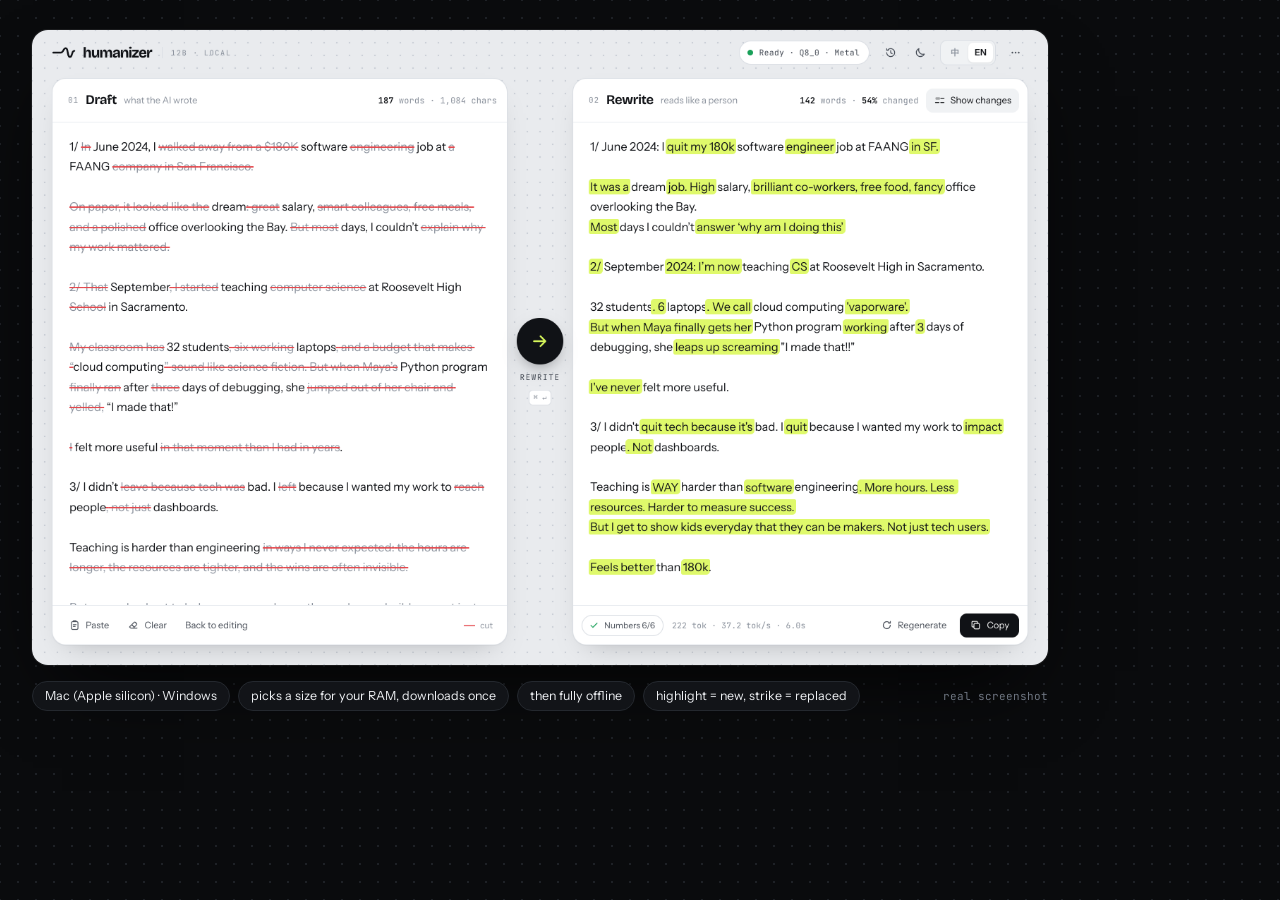
<file: assets/src/app.html>
<!doctype html>
<html>
<head>
<meta charset="utf-8">
<title>humanizer · app</title>
<link rel="stylesheet" href="base.css">
<script>addEventListener("error",e=>window.__err=e.message);addEventListener("unhandledrejection",e=>window.__err=String(e.reason))</script>
<style>
  /* 快速开始里的 App 截图:真 12B 模型实拍(app/docs/screenshots-real/),整张保留,底栏的速度是真实的。 */
  main { width: 1080px; padding: 30px 32px 24px; }
  .shot { border-radius: 16px; overflow: hidden; box-shadow: 0 0 0 1px rgba(255,255,255,.07), 0 36px 80px -30px rgba(0,0,0,.95); }
  .shot img { display: block; width: 100%; }
  .cap { display: flex; justify-content: space-between; align-items: center; margin-top: 16px; gap: 12px; }
  .cap .l { display: flex; gap: 8px; flex-wrap: wrap; }
  .cap .l span { font-size: 12.5px; color: var(--ink); border: 1px solid var(--line); background: var(--sheet); border-radius: 999px; padding: 5px 12px 4px; }
  .cap .r { font-family: var(--f-mono); font-size: 11px; color: var(--ink-3); white-space: nowrap; }
</style>
</head>
<body>
<main id="m"></main>
<script type="module">
import { lang, params, done } from './common.js';
const zh = lang === 'zh';
const shot = params.get('shot') || 'editor-en-light';
const chips = zh
  ? ['Mac（Apple 芯片）· Windows', '按内存选档，只下载一次', '之后完全离线', '荧光笔 = 新写的，删除线 = 被改掉的', '右上角切换 中 / EN']
  : ['Mac (Apple silicon) · Windows', 'picks a size for your RAM, downloads once', 'then fully offline', 'highlight = new, strike = replaced'];
document.getElementById('m').innerHTML = `
  <div class="shot"><img src="../../app/docs/screenshots-real/${shot}.png" alt=""></div>
  <div class="cap"><div class="l">${chips.map((c) => `<span>${c}</span>`).join('')}</div><span class="r">${zh ? '真机实拍' : 'real screenshot'}</span></div>`;
await Promise.all([...document.images].map((i) => i.complete ? 0 : new Promise((r) => { i.onload = i.onerror = r; })));
await done();
</script>
</body>
</html>
</file>
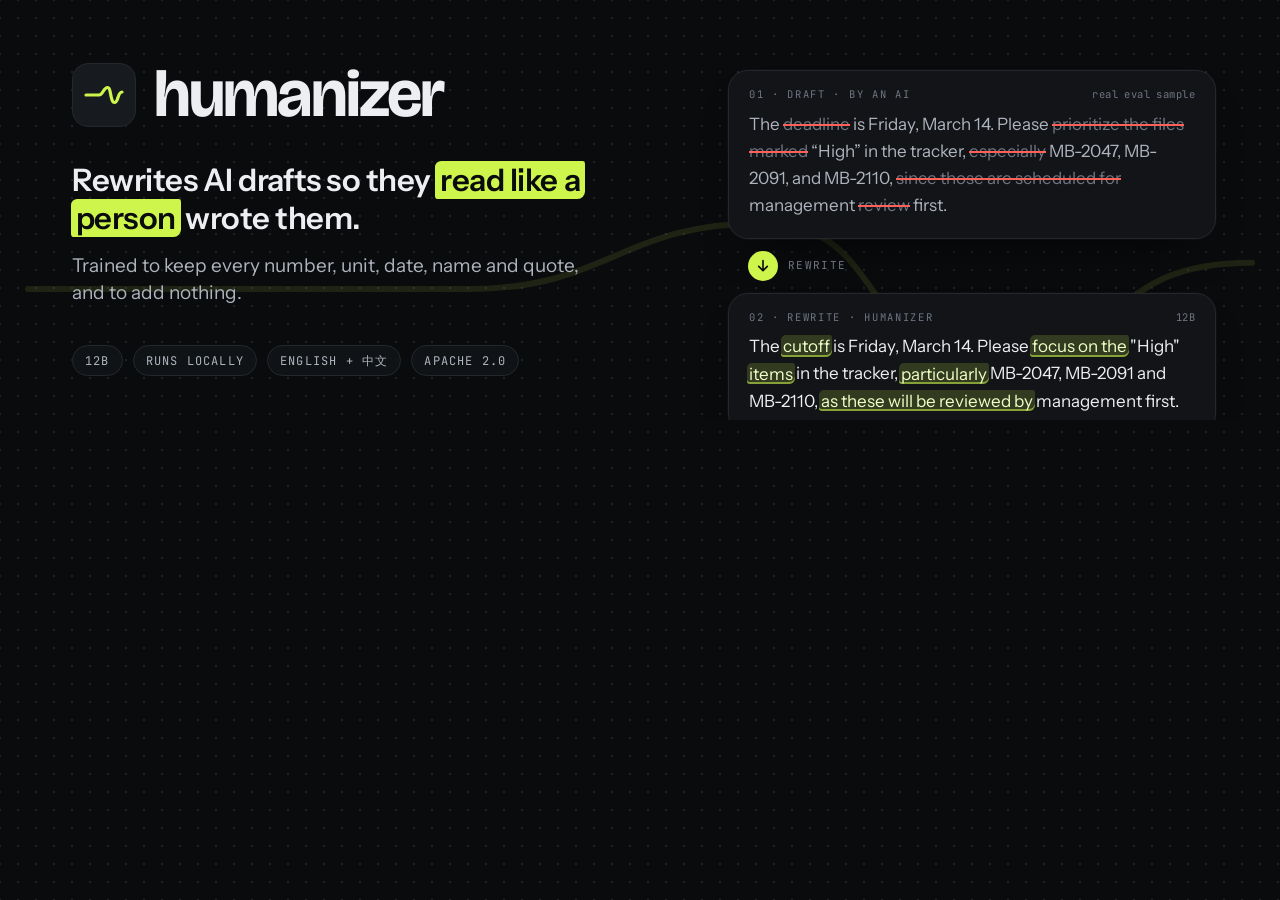
<file: assets/src/banner.html>
<!doctype html>
<html>
<head>
<meta charset="utf-8">
<title>humanizer · banner</title>
<link rel="stylesheet" href="base.css">
<script>addEventListener("error",e=>window.__err=e.message);addEventListener("unhandledrejection",e=>window.__err=String(e.reason))</script>
<style>
  main { position: relative; width: 1280px; height: 420px; overflow: hidden; }
  .wave { position: absolute; left: -40px; bottom: 26px; width: 1360px; height: 210px; color: var(--lime); opacity: .10; }
  .wave svg { width: 100%; height: 100%; }
  .grid { position: relative; display: grid; grid-template-columns: 600px 1fr; gap: 56px; padding: 62px 64px 0 72px; height: 100%; }
  .logo { display: flex; align-items: center; gap: 18px; }
  .logo .sq { width: 64px; height: 64px; border-radius: 16px; background: var(--sheet-2); border: 1px solid var(--line); display: grid; place-items: center; color: var(--lime); }
  .logo .sq svg { width: 40px; height: 24px; }
  .logo b { font-family: var(--f-display); font-weight: 700; font-size: 66px; letter-spacing: -.028em; line-height: 1; font-variation-settings: "opsz" 96; }
  h1 { margin: 34px 0 0; font-family: var(--f-ui); font-weight: 600; font-size: 31px; line-height: 1.22; letter-spacing: -.015em; max-width: 560px; }
  :root[lang="zh-CN"] h1 { font-size: 32px; letter-spacing: 0; font-weight: 600; line-height: 1.35; }
  h1 .hl { background: var(--lime); color: var(--lime-ink); padding: 0 .16em; margin: 0 -.04em; border-radius: .2em .08em .24em .1em; -webkit-box-decoration-break: clone; }
  .sub { margin: 14px 0 0; color: var(--ink-2); font-size: 19px; line-height: 1.45; max-width: 540px; }
  .meta { position: absolute; left: 72px; bottom: 44px; display: flex; gap: 10px; }
  .meta span { font-family: var(--f-mono); font-size: 12px; letter-spacing: .1em; text-transform: uppercase; color: var(--ink-2); border: 1px solid var(--line); background: rgba(18,20,24,.85); border-radius: 999px; padding: 6px 12px 5px; }
  .demo { display: flex; flex-direction: column; gap: 14px; padding-top: 8px; }
  .card { padding: 16px 20px 18px; }
  .card .h { display: flex; justify-content: space-between; margin-bottom: 8px; }
  .card .h .eyebrow { font-size: 10.5px; }
  .card .t { font-size: 17px; line-height: 1.6; color: var(--ink); }
  :root[lang="zh-CN"] .card .t { font-size: 17px; line-height: 1.75; }
  .card.d .t { color: var(--ink-2); }
  .arrow { display: flex; align-items: center; gap: 10px; margin: -2px 0 -2px 20px; color: var(--ink-3); font-family: var(--f-mono); font-size: 11px; letter-spacing: .12em; text-transform: uppercase; }
  .arrow i { width: 30px; height: 30px; border-radius: 50%; background: var(--lime); display: grid; place-items: center; color: var(--lime-ink); }
  .arrow i svg { width: 16px; height: 16px; }
  .k { font-family: var(--f-mono); font-size: 10.5px; color: var(--ink-3); letter-spacing: .04em; }
</style>
</head>
<body>
<main id="m"></main>
<script type="module">
import { tokenize, diffTokens, renderMarked } from '../../app/web/js/diff.js';
import { lang, markSvg, MARK_PATH, done } from './common.js';
const zh = lang === 'zh';

// 右侧示例取自评测集真实样例(与对比卡同源):英文 email_work_00_luna、中文 zh_zhihu_08_sonnet 各一句。
const ex = zh ? {
  a: '以前这套流程雷打不动要花我6-7个小时,现在压缩到40分钟以内。',
  b: '之前全流程下来固定6-7个小时，现在优化后控制在40分钟以内。',
} : {
  a: 'The deadline is Friday, March 14. Please prioritize the files marked “High” in the tracker, especially MB-2047, MB-2091, and MB-2110, since those are scheduled for management review first.',
  b: 'The cutoff is Friday, March 14. Please focus on the "High" items in the tracker, particularly MB-2047, MB-2091 and MB-2110, as these will be reviewed by management first.',
};
const T = zh ? {
  h1: '把 AI 写的草稿，改成<span class="hl">像人写的</span>。',
  sub: '训练目标：数字、单位、日期、人名、引语一个不丢，也不往里加东西。',
  meta: ['12B', '本地运行', '中文 + English', 'Apache 2.0'],
  d: '01 · 草稿 · AI 写的', r: '02 · 改写 · humanizer', go: '改写', src: '评测集真实样例',
} : {
  h1: 'Rewrites AI drafts so they <span class="hl">read like a person</span> wrote them.',
  sub: 'Trained to keep every number, unit, date, name and quote, and to add nothing.',
  meta: ['12B', 'runs locally', 'English + 中文', 'Apache 2.0'],
  d: '01 · Draft · by an AI', r: '02 · Rewrite · humanizer', go: 'rewrite', src: 'real eval sample',
};
// 背景里放大的标志线:直线 → 手写波浪
const big = `<svg viewBox="0 0 40 24" preserveAspectRatio="none"><path d="${MARK_PATH}" fill="none" stroke="currentColor" stroke-width=".55" stroke-linecap="round" stroke-linejoin="round" vector-effect="non-scaling-stroke" style="stroke-width:6px"/></svg>`;
const arrow = '<svg viewBox="0 0 24 24"><path d="M12 4v14M5.5 12.5 12 19l6.5-6.5" fill="none" stroke="currentColor" stroke-width="2.4" stroke-linecap="round" stroke-linejoin="round"/></svg>';
document.getElementById('m').innerHTML = `
  <div class="wave">${big}</div>
  <div class="grid">
    <div>
      <div class="logo"><span class="sq">${markSvg(3.2)}</span><b>humanizer</b></div>
      <h1>${T.h1}</h1>
      <p class="sub">${T.sub}</p>
    </div>
    <div class="demo">
      <div class="card sheet d"><div class="h"><span class="eyebrow">${T.d}</span><span class="k">${T.src}</span></div><div class="t" id="a"></div></div>
      <div class="arrow"><i>${arrow}</i>${T.go}</div>
      <div class="card sheet"><div class="h"><span class="eyebrow">${T.r}</span><span class="k">12B</span></div><div class="t" id="b"></div></div>
    </div>
  </div>
  <div class="meta">${T.meta.map((x) => `<span>${x}</span>`).join('')}</div>`;
const ta = tokenize(ex.a), tb = tokenize(ex.b), d = diffTokens(ta, tb);
renderMarked(document.getElementById('a'), ta, d.a, 'del');
renderMarked(document.getElementById('b'), tb, d.b, 'ins');
await done();
</script>
</body>
</html>
</file>
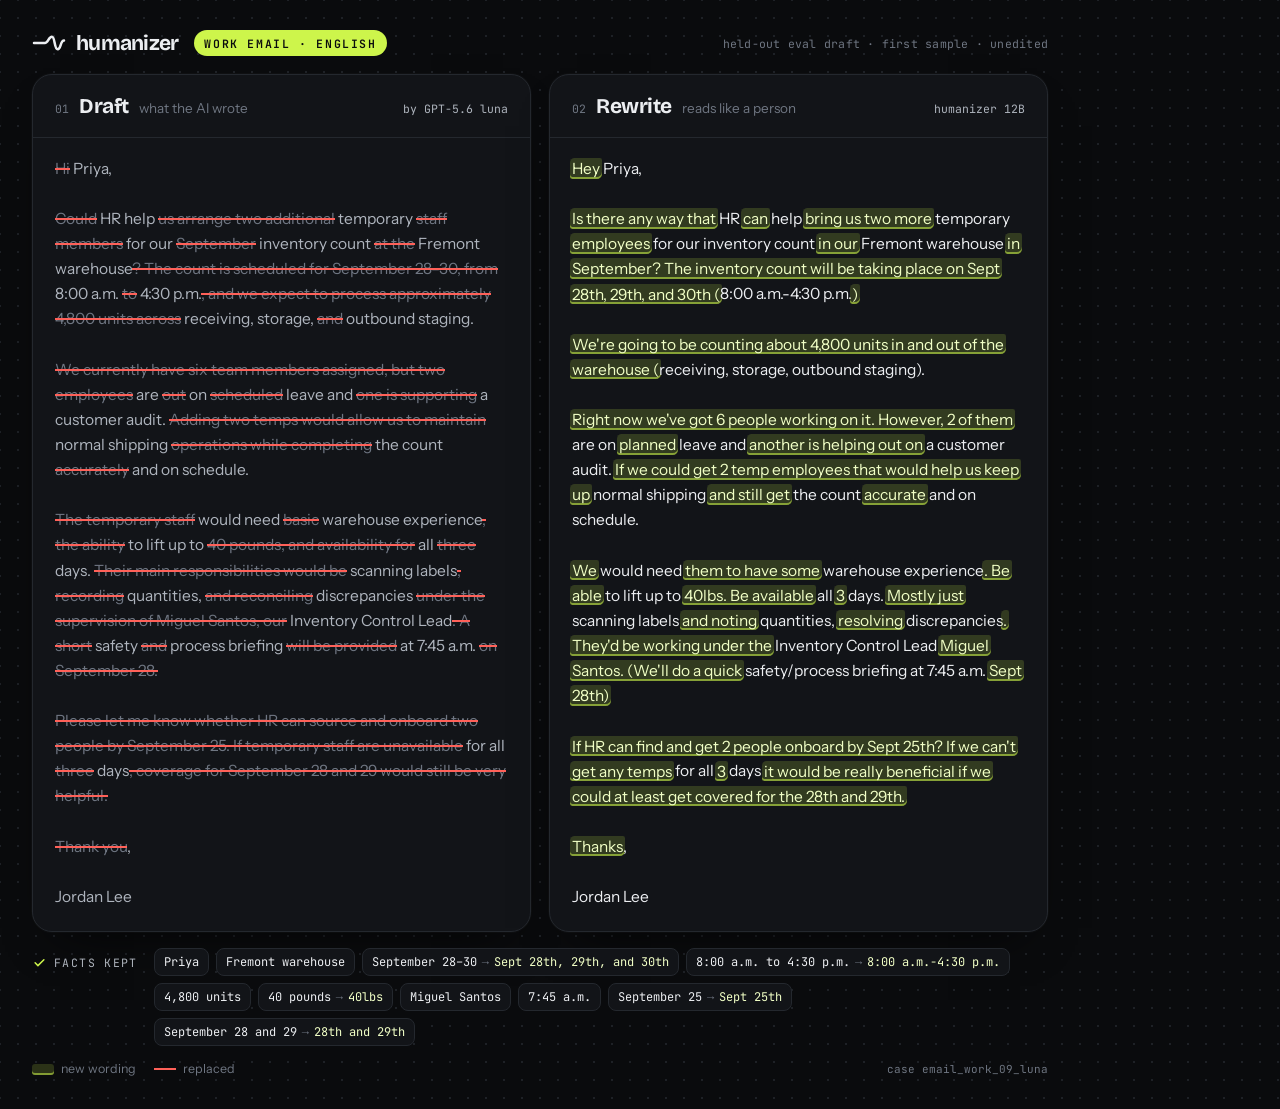
<file: assets/src/compare.html>
<!doctype html>
<html>
<head>
<meta charset="utf-8">
<title>humanizer · before / after</title>
<link rel="stylesheet" href="base.css">
<script>addEventListener("error",e=>window.__err=e.message);addEventListener("unhandledrejection",e=>window.__err=String(e.reason))</script>
<style>
  main { width: 1080px; padding: 30px 32px 30px; }
  .top { display: flex; align-items: center; justify-content: space-between; margin-bottom: 18px; }
  .top .left { display: flex; align-items: center; gap: 16px; }
  .pill { font-family: var(--f-mono); font-size: 11.5px; letter-spacing: .14em; text-transform: uppercase; color: var(--lime-ink); background: var(--lime); padding: 5px 10px 4px; border-radius: 999px; font-weight: 600; }
  .meta { font-family: var(--f-mono); font-size: 11.5px; color: var(--ink-3); letter-spacing: .02em; }
  .cols { display: grid; grid-template-columns: 1fr 1fr; gap: 18px; align-items: stretch; }
  .panel { display: flex; flex-direction: column; overflow: hidden; }
  .ph { display: flex; align-items: baseline; gap: 10px; padding: 16px 22px 14px; border-bottom: 1px solid var(--line); }
  .ph .n { font-family: var(--f-mono); font-size: 11.5px; color: var(--ink-3); }
  .ph b { font-family: var(--f-display); font-size: 21px; font-weight: 700; letter-spacing: -.02em; }
  .ph span { color: var(--ink-3); font-size: 13.5px; }
  .ph .who { margin-left: auto; font-family: var(--f-mono); font-size: 11.5px; color: var(--ink-2); }
  .body { padding: 18px 22px 22px; white-space: pre-line; font-size: 15.5px; line-height: 1.62; color: var(--ink); overflow-wrap: anywhere; }
  :root[lang="zh-CN"] .body { font-size: 15px; line-height: 1.78; }
  .body.draft { color: var(--ink-2); }
  .foot { margin-top: 16px; display: flex; gap: 16px; align-items: flex-start; }
  .foot .label { flex: none; display: flex; align-items: center; gap: 7px; font-family: var(--f-mono); font-size: 11.5px; letter-spacing: .12em; text-transform: uppercase; color: var(--ink-2); padding-top: 6px; }
  .foot .label svg { width: 15px; height: 15px; color: var(--lime); }
  .chips { display: flex; flex-wrap: wrap; gap: 7px; }
  .chip { font-family: var(--f-mono); font-size: 12px; color: var(--ink); background: var(--sheet); border: 1px solid var(--line); border-radius: 8px; padding: 4px 9px; white-space: nowrap; }
  :root[lang="zh-CN"] .chip { font-family: var(--f-ui); font-size: 12.5px; }
  .chip .ar { color: var(--ink-3); margin: 0 5px; }
  .chip .to { color: var(--hl-ink); }
  .legend { margin-top: 14px; display: flex; justify-content: space-between; align-items: center; font-size: 12.5px; color: var(--ink-3); }
  .legend .k { display: flex; gap: 18px; align-items: center; }
  .legend .k span { display: inline-flex; align-items: center; gap: 7px; }
  .sw-ins { display: inline-block; width: 22px; height: 11px; border-radius: 3px; background: var(--hl); box-shadow: inset 0 -2px 0 var(--hl-edge); }
  .sw-del { display: inline-block; width: 22px; height: 2px; background: var(--del); }
  .legend .src { font-family: var(--f-mono); font-size: 11px; }
</style>
</head>
<body>
<main id="m"></main>
<script type="module">
import { tokenize, diffTokens, renderMarked } from '../../app/web/js/diff.js';
import { params, markSvg, esc, done } from './common.js';

const samples = await (await fetch('samples.json')).json();
const s = samples.find((x) => x.id === params.get('id')) || samples[0];
const zh = s.lang === 'zh';
document.documentElement.lang = zh ? 'zh-CN' : 'en';

const T = zh ? {
  lang: '中文', meta: '留出评测集草稿 · 第一发 · 未经修改', excerpt: (a) => `节选:全文 ${a} 段中的前 ${s.excerpt} 段`,
  d: '草稿', ds: 'AI 写的原稿', r: '改写', rs: '像人写的', by: `${s.model} 写`, me: 'humanizer 12B',
  kept: '保住的事实', ins: '新写的', del: '被改掉的', src: `case ${s.case}`,
} : {
  lang: 'English', meta: 'held-out eval draft · first sample · unedited', excerpt: (a) => `excerpt: first ${s.excerpt} of ${a} paragraphs`,
  d: 'Draft', ds: 'what the AI wrote', r: 'Rewrite', rs: 'reads like a person', by: `by ${s.model}`, me: 'humanizer 12B',
  kept: 'Facts kept', ins: 'new wording', del: 'replaced', src: `case ${s.case}`,
};
const check = '<svg viewBox="0 0 24 24"><path d="m5 12.5 4.5 4.5L19 7.5" fill="none" stroke="currentColor" stroke-width="2.4" stroke-linecap="round" stroke-linejoin="round"/></svg>';

document.getElementById('m').innerHTML = `
  <div class="top">
    <div class="left"><span class="brand">${markSvg()}<b>humanizer</b></span><span class="pill">${esc(s.genre)} · ${T.lang}</span></div>
    <div class="meta">${T.meta}${s.excerpt ? ' · ' + T.excerpt(s.paras_total[0]) : ''}</div>
  </div>
  <div class="cols">
    <section class="panel sheet"><div class="ph"><span class="n">01</span><b>${T.d}</b><span>${T.ds}</span><span class="who">${esc(T.by)}</span></div><div class="body draft" id="a"></div></section>
    <section class="panel sheet"><div class="ph"><span class="n">02</span><b>${T.r}</b><span>${T.rs}</span><span class="who">${T.me}</span></div><div class="body" id="b"></div></section>
  </div>
  <div class="foot"><div class="label">${check}${T.kept}</div><div class="chips">${s.facts.map((f) =>
    f.length > 1 ? `<span class="chip">${esc(f[0])}<span class="ar">→</span><span class="to">${esc(f[1])}</span></span>` : `<span class="chip">${esc(f[0])}</span>`).join('')}</div></div>
  <div class="legend"><div class="k"><span><i class="sw-ins"></i>${T.ins}</span><span><i class="sw-del"></i>${T.del}</span></div><span class="src">${esc(T.src)}</span></div>`;

const ta = tokenize(s.draft), tb = tokenize(s.output);
const d = diffTokens(ta, tb);
renderMarked(document.getElementById('a'), ta, d.a, 'del');
renderMarked(document.getElementById('b'), tb, d.b, 'ins');
await done();
</script>
</body>
</html>
</file>
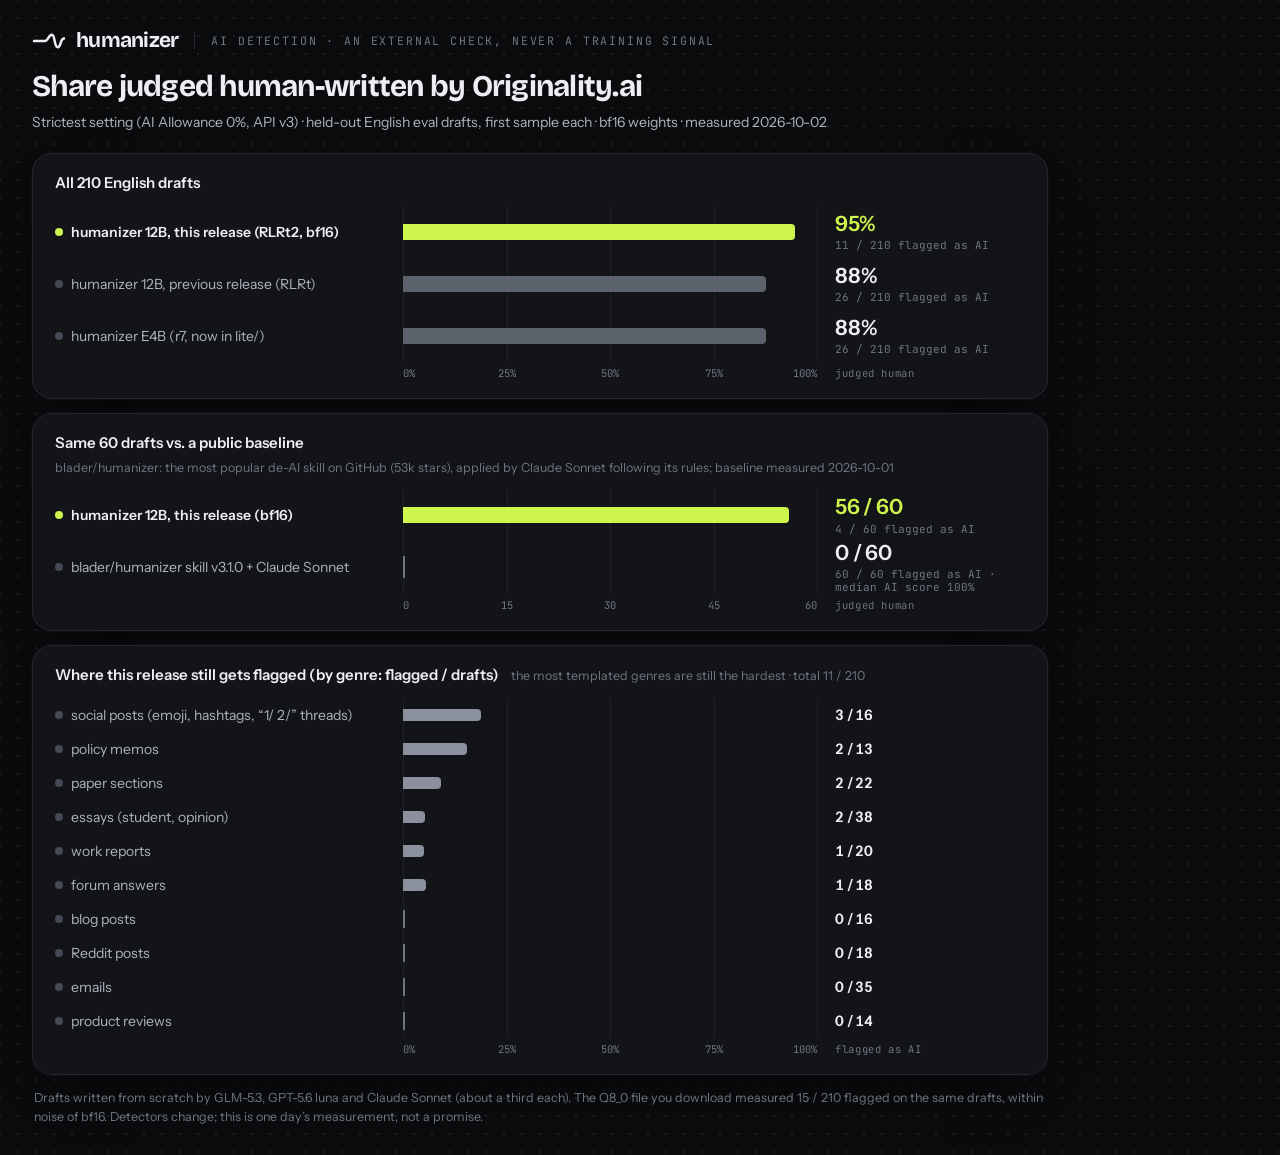
<file: assets/src/detector.html>
<!doctype html>
<html>
<head>
<meta charset="utf-8">
<title>humanizer · AI detection</title>
<link rel="stylesheet" href="base.css">
<link rel="stylesheet" href="chart.css">
<script>addEventListener("error",e=>window.__err=e.message);addEventListener("unhandledrejection",e=>window.__err=String(e.reason))</script>
</head>
<body>
<main id="m"></main>
<script type="module">
import { lang, markSvg, esc, done } from './common.js';
import { barRows, axis } from './chart.js';
const zh = lang === 'zh';

// 全部数字来自 humantune/.cache/tmp/rlrt2pub/FACTS.md「AI detection」一节(2026-10-02 实测,RLRt2 bf16;Q8_0 文件 15/210 只在脚注里),不要在这里改数。
const A = [  // 210 篇英文草稿,每篇第 1 发
  { name: zh ? 'humanizer 12B，本版（RLRt2，bf16）' : 'humanizer 12B, this release (RLRt2, bf16)', me: true, v: 199 / 210, big: '95%', note: zh ? '11 / 210 被判 AI' : '11 / 210 flagged as AI' },
  { name: zh ? 'humanizer 12B，上一版（RLRt）' : 'humanizer 12B, previous release (RLRt)', v: 184 / 210, big: '88%', note: zh ? '26 / 210 被判 AI' : '26 / 210 flagged as AI' },
  { name: zh ? 'humanizer E4B（r7，现在在 lite/）' : 'humanizer E4B (r7, now in lite/)', v: 184 / 210, big: '88%', note: zh ? '26 / 210 被判 AI' : '26 / 210 flagged as AI' },
];
const B = [  // 同一批 60 篇
  { name: zh ? 'humanizer 12B，本版（bf16）' : 'humanizer 12B, this release (bf16)', me: true, v: 56 / 60, big: '56 / 60', note: zh ? '4 / 60 被判 AI' : '4 / 60 flagged as AI' },
  { name: zh ? 'blader/humanizer skill v3.1.0 + Claude Sonnet' : 'blader/humanizer skill v3.1.0 + Claude Sonnet', base: true, v: 0, big: '0 / 60', note: zh ? '60 / 60 被判 AI · AI 分中位 100%' : '60 / 60 flagged as AI · median AI score 100%' },
];
const G = [  // 本版(bf16)按体裁:被判 AI / 篇数(210 篇全部列出,合计 11 / 210)
  ['social', 3, 16], ['memo', 2, 13], ['paper', 2, 22], ['essay', 2, 38], ['report', 1, 20], ['forum', 1, 18],
  ['blog', 0, 16], ['reddit', 0, 18], ['email', 0, 35], ['review', 0, 14],
];
const GN = zh
  ? { social: '社交帖（emoji / 井号 / “1/ 2/”连载）', memo: '政策备忘', blog: '博客', essay: '作文 / 议论文', report: '工作报告', paper: '论文段落', reddit: 'Reddit 帖', email: '邮件', forum: '论坛回答', review: '产品评论' }
  : { social: 'social posts (emoji, hashtags, “1/ 2/” threads)', memo: 'policy memos', blog: 'blog posts', essay: 'essays (student, opinion)', report: 'work reports', paper: 'paper sections', reddit: 'Reddit posts', email: 'emails', forum: 'forum answers', review: 'product reviews' };

const T = zh ? {
  eye: 'AI 检测 · 外部核对，从未进入训练', h: '被 Originality.ai 判为人写的比例',
  sub: '最严档（AI Allowance 0%，API v3）· 自建评测集英文草稿，每篇取第 1 发 · bf16 权重 · 2026-10-02 实测',
  a: '全部 210 篇英文草稿', b: '同一批 60 篇：对比公开基线', bn: 'GitHub 上最火的去 AI 味 skill（5.3 万星），由 Claude Sonnet 按它的规则改写；基线 2026-10-01 实测',
  g: '本版仍被判 AI 的地方（按体裁：被判 AI 篇数 / 篇数）', gn: '最模板化的体裁仍然最难 · 合计 11 / 210',
  foot: '草稿由 GLM-5.3、GPT-5.6 luna、Claude Sonnet 从零写成，各约三分之一。你下载的 Q8_0 文件在同一批草稿上是 15 / 210 被判 AI，和 bf16 的差别在噪声范围内。检测器会更新；这是某一天的实测，不是承诺。',
  ax: '判为人写', gax: '被判 AI',
} : {
  eye: 'AI detection · an external check, never a training signal', h: 'Share judged human-written by Originality.ai',
  sub: 'Strictest setting (AI Allowance 0%, API v3) · held-out English eval drafts, first sample each · bf16 weights · measured 2026-10-02',
  a: 'All 210 English drafts', b: 'Same 60 drafts vs. a public baseline', bn: 'the most popular de-AI skill on GitHub (53k stars), applied by Claude Sonnet following its rules; baseline measured 2026-10-01',
  g: 'Where this release still gets flagged (by genre: flagged / drafts)', gn: 'the most templated genres are still the hardest · total 11 / 210',
  foot: 'Drafts written from scratch by GLM-5.3, GPT-5.6 luna and Claude Sonnet (about a third each). The Q8_0 file you download measured 15 / 210 flagged on the same drafts, within noise of bf16. Detectors change; this is one day’s measurement, not a promise.',
  ax: 'judged human', gax: 'flagged as AI',
};

document.getElementById('m').innerHTML = `
  <header class="hd"><span class="brand">${markSvg()}<b>humanizer</b></span><span class="eyebrow">${esc(T.eye)}</span></header>
  <h2>${esc(T.h)}</h2><p class="sub">${esc(T.sub)}</p>
  <section class="panel sheet">
    <div class="ptitle">${esc(T.a)}</div>
    ${barRows(A)}${axis(['0%', '25%', '50%', '75%', '100%'], T.ax)}
  </section>
  <section class="panel sheet">
    <div class="ptitle">${esc(T.b)}<span class="pnote">blader/humanizer: ${esc(T.bn)}</span></div>
    ${barRows(B)}${axis(['0', '15', '30', '45', '60'], T.ax)}
  </section>
  <section class="panel sheet">
    <div class="ptitle">${esc(T.g)}<span class="pnote">${esc(T.gn)}</span></div>
    ${barRows(G.map(([k, f, n]) => ({ name: GN[k], v: f / n, big: `${f} / ${n}`, flag: true })), { small: true })}${axis(['0%', '25%', '50%', '75%', '100%'], T.gax)}
  </section>
  <p class="foot">${esc(T.foot)}</p>`;
await done();
</script>
</body>
</html>
</file>
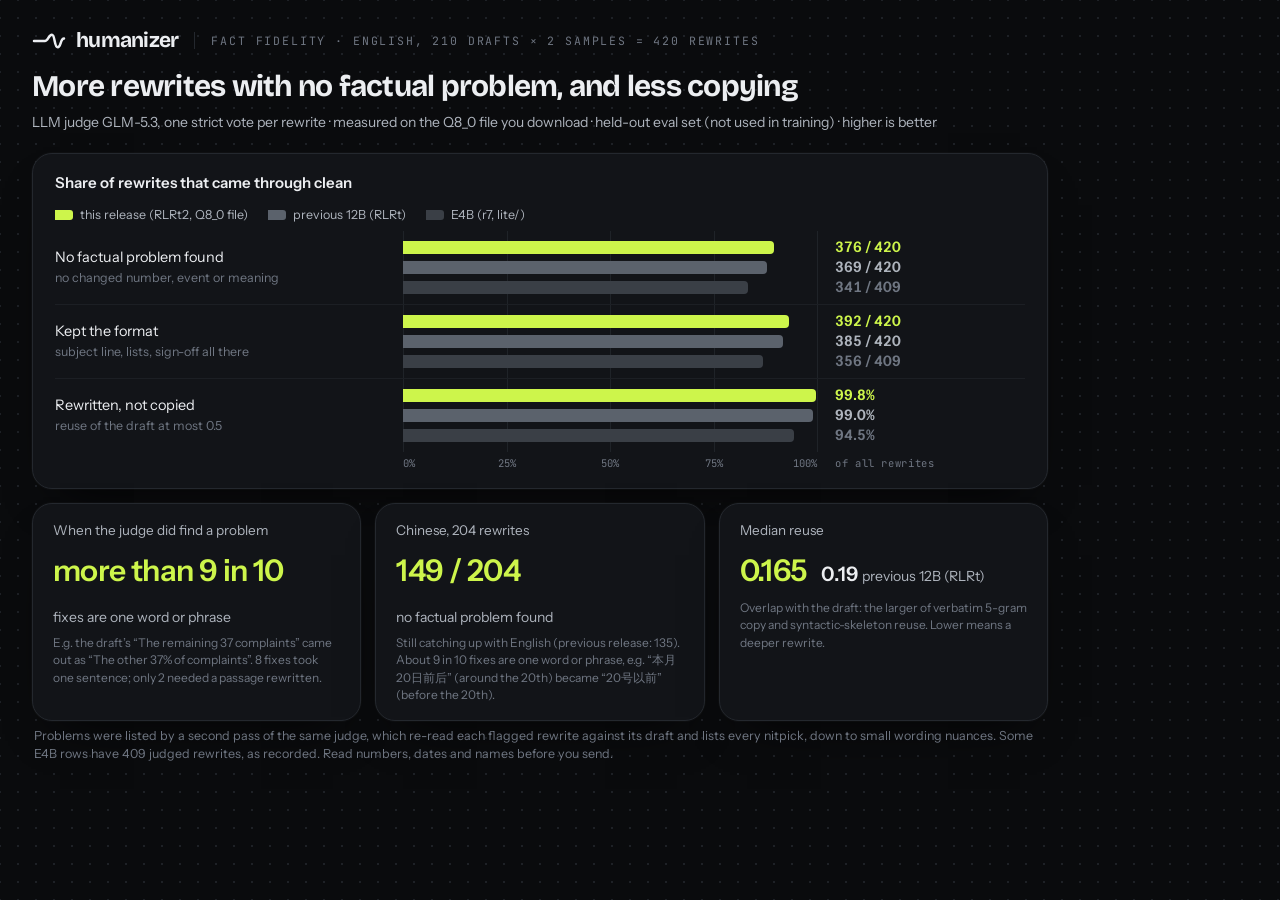
<file: assets/src/fidelity.html>
<!doctype html>
<html>
<head>
<meta charset="utf-8">
<title>humanizer · fact fidelity</title>
<link rel="stylesheet" href="base.css">
<link rel="stylesheet" href="chart.css">
<script>addEventListener("error",e=>window.__err=e.message);addEventListener("unhandledrejection",e=>window.__err=String(e.reason))</script>
<style>
  .pq { display: grid; grid-template-columns: var(--name) 1fr var(--val); gap: var(--gap); align-items: center; padding: 10px 0; position: relative; }
  .pq + .pq { border-top: 1px solid var(--line-2); }
  .pq .q { font-size: 14.5px; color: var(--ink); line-height: 1.3; }
  .pq .q span { display: block; color: var(--ink-3); font-size: 12.5px; margin-top: 3px; }
  .pq .bars, .pq .vals { display: flex; flex-direction: column; gap: 7px; }
  .pq .tr { position: relative; height: 13px; }
  .pq .bar { position: absolute; left: 0; top: 0; bottom: 0; border-radius: 0 4px 4px 0; background: #5B626C; }
  .pq .bar.me { background: var(--lime); }
  .pq .vals b { font-weight: 600; font-size: 14.5px; line-height: 13px; height: 13px; display: flex; align-items: center; font-variant-numeric: tabular-nums; color: var(--ink-2); }
  .pq .vals b.me { color: var(--lime); }
  .legend { display: flex; gap: 20px; font-size: 12.5px; color: var(--ink-2); margin: 0 0 6px; }
  .legend span { display: inline-flex; align-items: center; gap: 7px; }
  .legend i { width: 18px; height: 10px; border-radius: 0 3px 3px 0; background: #5B626C; }
  .legend i.me { background: var(--lime); }
  .pq .bar.old, .legend i.old { background: #3A3F46; }
  .pq .vals b.old { color: var(--ink-3); }
  .tiles.t3 { grid-template-columns: 1fr 1fr 1fr; }
</style>
</head>
<body>
<main id="m"></main>
<script type="module">
import { lang, markSvg, esc, done } from './common.js';
import { barRows, axis } from './chart.js';
const zh = lang === 'zh';

// 数字来自 humantune/.cache/tmp/rlrt2pub/FACTS.md「Fact fidelity」一节(本版 = RLRt2 的 Q8_0 GGUF,llama.cpp 普通采样;英文 420 发,GLM-5.3 单票从严)
// 和 eval/fidelity/humanizer-12b-Q8_0_fix-sizes_summary.json(第二遍复核:对照草稿重读每篇被标出的改写,列出每处问题和要改多少)。
// 全图统一"越高越好",条长按分数算,轴 0–100%。事实错不报失败百分比:报"没挑出事实问题"的篇数 + 有问题时改一个词或短语就好的比例。
const MAX = 1;
const S = zh ? ['本版 12B（RLRt2，Q8_0 文件）', '上一版 12B（RLRt）', 'E4B（r7，lite/）'] : ['this release (RLRt2, Q8_0 file)', 'previous 12B (RLRt)', 'E4B (r7, lite/)'];
const Q = zh ? [
  ['没挑出事实问题', '数字、事件、意思都没改', [376 / 420, '376 / 420'], [369 / 420, '369 / 420'], [341 / 409, '341 / 409']],
  ['格式保住了', '主题行、列表、落款都在', [392 / 420, '392 / 420'], [385 / 420, '385 / 420'], [356 / 409, '356 / 409']],
  ['改写而非照抄', '与草稿的复用率不超过 0.5', [0.998, '99.8%'], [0.990, '99.0%'], [0.945, '94.5%']],
] : [
  ['No factual problem found', 'no changed number, event or meaning', [376 / 420, '376 / 420'], [369 / 420, '369 / 420'], [341 / 409, '341 / 409']],
  ['Kept the format', 'subject line, lists, sign-off all there', [392 / 420, '392 / 420'], [385 / 420, '385 / 420'], [356 / 409, '356 / 409']],
  ['Rewritten, not copied', 'reuse of the draft at most 0.5', [0.998, '99.8%'], [0.990, '99.0%'], [0.945, '94.5%']],
];
const T = zh ? {
  eye: '事实忠实度 · 英文 210 篇 × 2 发 = 420 篇改写', h: '没挑出事实问题的改写更多，照抄更少',
  sub: 'LLM 判官 GLM-5.3，每篇一票、从严判 · 实测的是你下载的 Q8_0 文件 · 自建评测集（未参与训练）· 越高越好',
  p: '顺利过关的改写占比', ax: '占全部改写',
  t0k: '判官挑出问题时', t0b: '9 成以上', t0s: '改一个词或短语就好',
  t0n: '比如草稿里的“The remaining 37 complaints”被写成了“The other 37% of complaints”。要改一句的 8 处，要重写一段的只有 2 处。',
  t1k: '照抄程度中位数（复用率）', t1n: '与草稿重合的程度：逐字 5-gram 与句法骨架复用取大者。越低说明改得越深。',
  t2k: '中文 204 篇改写', t2b: '149 / 204', t2s: '没挑出事实问题',
  t2n: '中文还在追赶英文（上一版 135 篇）。有问题的，约 9 成改一个词或短语就好，比如“本月20日前后”写成了“20号以前”。',
  foot: '问题清单来自同一判官的第二遍复核：对照草稿重读每篇被标出的改写，连细小的措辞差别也列出来。E4B 部分指标的分母是 409（原数据如此）。发出去之前请读一遍，重点看数字、日期和人名。',
} : {
  eye: 'Fact fidelity · English, 210 drafts × 2 samples = 420 rewrites', h: 'More rewrites with no factual problem, and less copying',
  sub: 'LLM judge GLM-5.3, one strict vote per rewrite · measured on the Q8_0 file you download · held-out eval set (not used in training) · higher is better',
  p: 'Share of rewrites that came through clean', ax: 'of all rewrites',
  t0k: 'When the judge did find a problem', t0b: 'more than 9 in 10', t0s: 'fixes are one word or phrase',
  t0n: 'E.g. the draft’s “The remaining 37 complaints” came out as “The other 37% of complaints”. 8 fixes took one sentence; only 2 needed a passage rewritten.',
  t1k: 'Median reuse', t1n: 'Overlap with the draft: the larger of verbatim 5-gram copy and syntactic-skeleton reuse. Lower means a deeper rewrite.',
  t2k: 'Chinese, 204 rewrites', t2b: '149 / 204', t2s: 'no factual problem found',
  t2n: 'Still catching up with English (previous release: 135). About 9 in 10 fixes are one word or phrase, e.g. “本月20日前后” (around the 20th) became “20号以前” (before the 20th).',
  foot: 'Problems were listed by a second pass of the same judge, which re-read each flagged rewrite against its draft and lists every nitpick, down to small wording nuances. Some E4B rows have 409 judged rewrites, as recorded. Read numbers, dates and names before you send.',
};

const tk = ['0%', '25%', '50%', '75%', '100%'];
document.getElementById('m').innerHTML = `
  <header class="hd"><span class="brand">${markSvg()}<b>humanizer</b></span><span class="eyebrow">${esc(T.eye)}</span></header>
  <h2>${esc(T.h)}</h2><p class="sub">${esc(T.sub)}</p>
  <section class="panel sheet">
    <div class="ptitle">${esc(T.p)}</div>
    <div class="legend"><span><i class="me"></i>${esc(S[0])}</span><span><i></i>${esc(S[1])}</span><span><i class="old"></i>${esc(S[2])}</span></div>
    <div class="plot"><div class="gl">${[0, 25, 50, 75, 100].map((p) => `<i style="left:${p}%"></i>`).join('')}</div>${Q.map(([q, n, a, b, c]) => `
      <div class="pq"><div class="q">${esc(q)}<span>${esc(n)}</span></div>
        <div class="bars"><div class="tr"><div class="bar me" style="width:${(a[0] / MAX * 100).toFixed(2)}%"></div></div><div class="tr"><div class="bar" style="width:${(b[0] / MAX * 100).toFixed(2)}%"></div></div><div class="tr"><div class="bar old" style="width:${(c[0] / MAX * 100).toFixed(2)}%"></div></div></div>
        <div class="vals"><b class="me">${esc(a[1])}</b><b>${esc(b[1])}</b><b class="old">${esc(c[1])}</b></div></div>`).join('')}</div>
    ${axis(tk, T.ax)}
  </section>
  <div class="tiles t3">
    <section class="tile sheet"><div class="k">${esc(T.t0k)}</div><div class="v"><b>${esc(T.t0b)}</b><span>${esc(T.t0s)}</span></div><div class="n">${esc(T.t0n)}</div></section>
    <section class="tile sheet"><div class="k">${esc(T.t2k)}</div><div class="v"><b>${T.t2b}</b><span>${esc(T.t2s)}</span></div><div class="n">${esc(T.t2n)}</div></section>
    <section class="tile sheet"><div class="k">${esc(T.t1k)}</div><div class="v"><b>0.165</b><span><em>0.19</em>${esc(S[1])}</span></div><div class="n">${esc(T.t1n)}</div></section>
  </div>
  <p class="foot">${esc(T.foot)}</p>`;
await done();
</script>
</body>
</html>
</file>
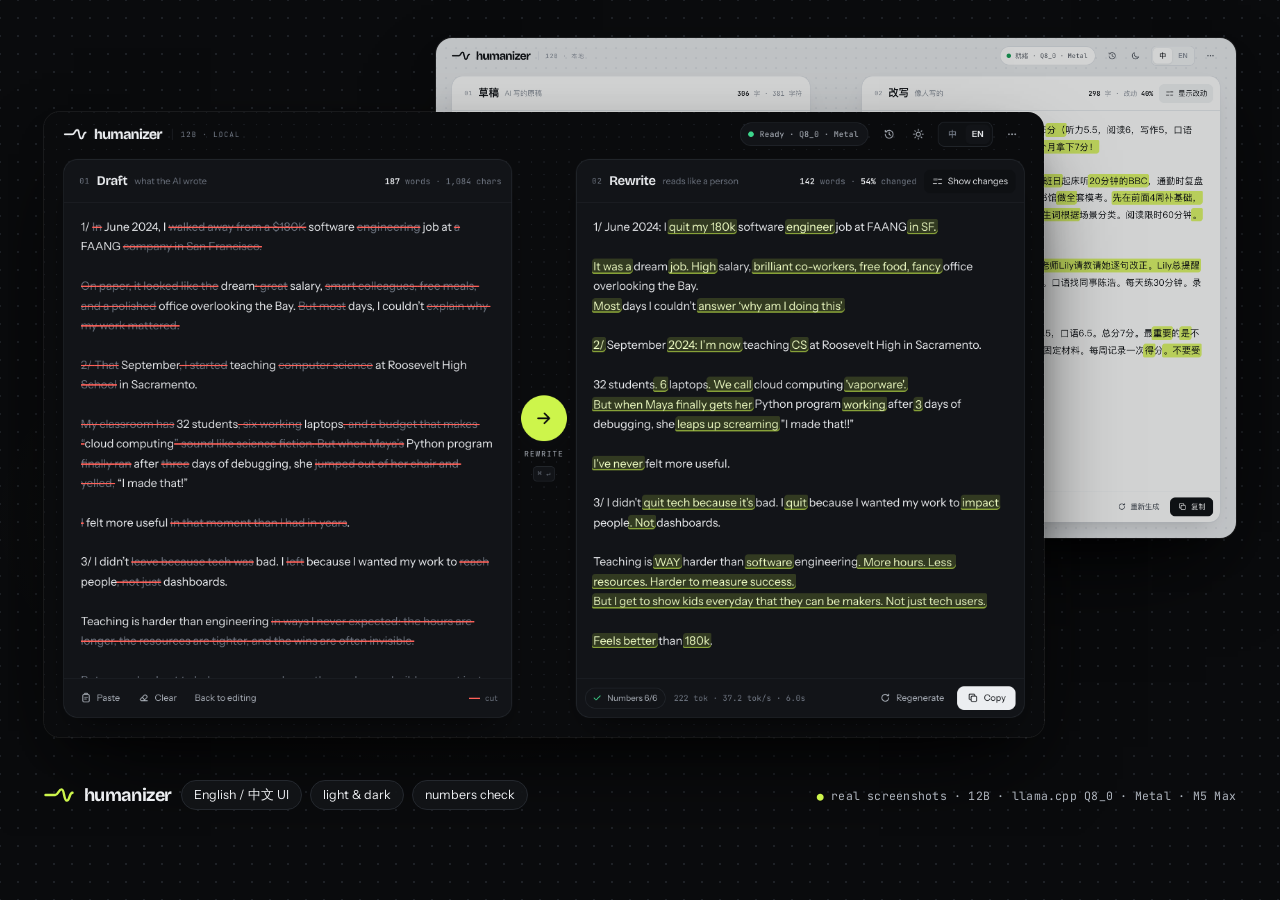
<file: assets/src/showcase.html>
<!doctype html>
<html>
<head>
<meta charset="utf-8">
<title>humanizer · app showcase</title>
<link rel="stylesheet" href="base.css">
<script>addEventListener("error",e=>window.__err=e.message);addEventListener("unhandledrejection",e=>window.__err=String(e.reason))</script>
<style>
  /* App 主展示图:真 12B 模型实拍截图(app/docs/screenshots-real/,llama.cpp Q8_0 + Metal,M5 Max)。
     前面一张是 README 语言的界面,后面错开一张另一种语言/主题,底部一行说明。 */
  main { position: relative; width: 1280px; height: 836px; overflow: hidden;
         background: radial-gradient(640px 360px at 34% 62%, rgba(205,245,75,.07), transparent 70%); }
  .shot { position: absolute; border-radius: 16px; overflow: hidden; display: block;
          box-shadow: 0 0 0 1px rgba(255,255,255,.07), 0 40px 90px -30px rgba(0,0,0,.95), 0 18px 40px -24px rgba(0,0,0,.8); }
  .shot img { display: block; width: 100%; }
  .back { width: 800px; right: 44px; top: 38px; }
  .back::after { content: ""; position: absolute; inset: 0; background: rgba(10,11,13,.18); }
  .front { width: 1000px; left: 44px; top: 112px; }
  .cap { position: absolute; left: 44px; right: 44px; bottom: 26px; display: flex; justify-content: space-between; align-items: center; }
  .cap .l { display: flex; align-items: center; gap: 10px; }
  .cap .brand svg { width: 30px; height: 18px; color: var(--lime); }
  .cap .brand b { font-size: 18px; }
  .cap .chips { display: flex; gap: 8px; }
  .cap .chips span { font-size: 12.5px; color: var(--ink); border: 1px solid var(--line); background: rgba(18,20,24,.9); border-radius: 999px; padding: 5px 12px 4px; }
  .cap .r { font-family: var(--f-mono); font-size: 11.5px; color: var(--ink-2); letter-spacing: .02em; }
  .cap .r i { font-style: normal; color: var(--lime); }
</style>
</head>
<body>
<main id="m"></main>
<script type="module">
import { lang, markSvg, done } from './common.js';
const zh = lang === 'zh';
const dir = '../../app/docs/screenshots-real/';
const front = dir + (zh ? 'editor-zh-light.png' : 'editor-en-dark.png');
const back = dir + (zh ? 'editor-en-dark.png' : 'editor-zh-light.png');
const chips = zh ? ['中文 / English 界面', '浅色 / 深色', '数字核对'] : ['English / 中文 UI', 'light & dark', 'numbers check'];
const right = zh ? '<i>●</i> 真机实拍 · 12B · llama.cpp Q8_0 · Metal · M5 Max' : '<i>●</i> real screenshots · 12B · llama.cpp Q8_0 · Metal · M5 Max';
document.getElementById('m').innerHTML = `
  <div class="shot back"><img src="${back}" alt=""></div>
  <div class="shot front"><img src="${front}" alt=""></div>
  <div class="cap"><div class="l"><span class="brand">${markSvg(3.2)}<b>humanizer</b></span><span class="chips">${chips.map((c) => `<span>${c}</span>`).join('')}</span></div><span class="r">${right}</span></div>`;
await Promise.all([...document.images].map((i) => i.complete ? 0 : new Promise((r) => { i.onload = i.onerror = r; })));
await done();
</script>
</body>
</html>
</file>
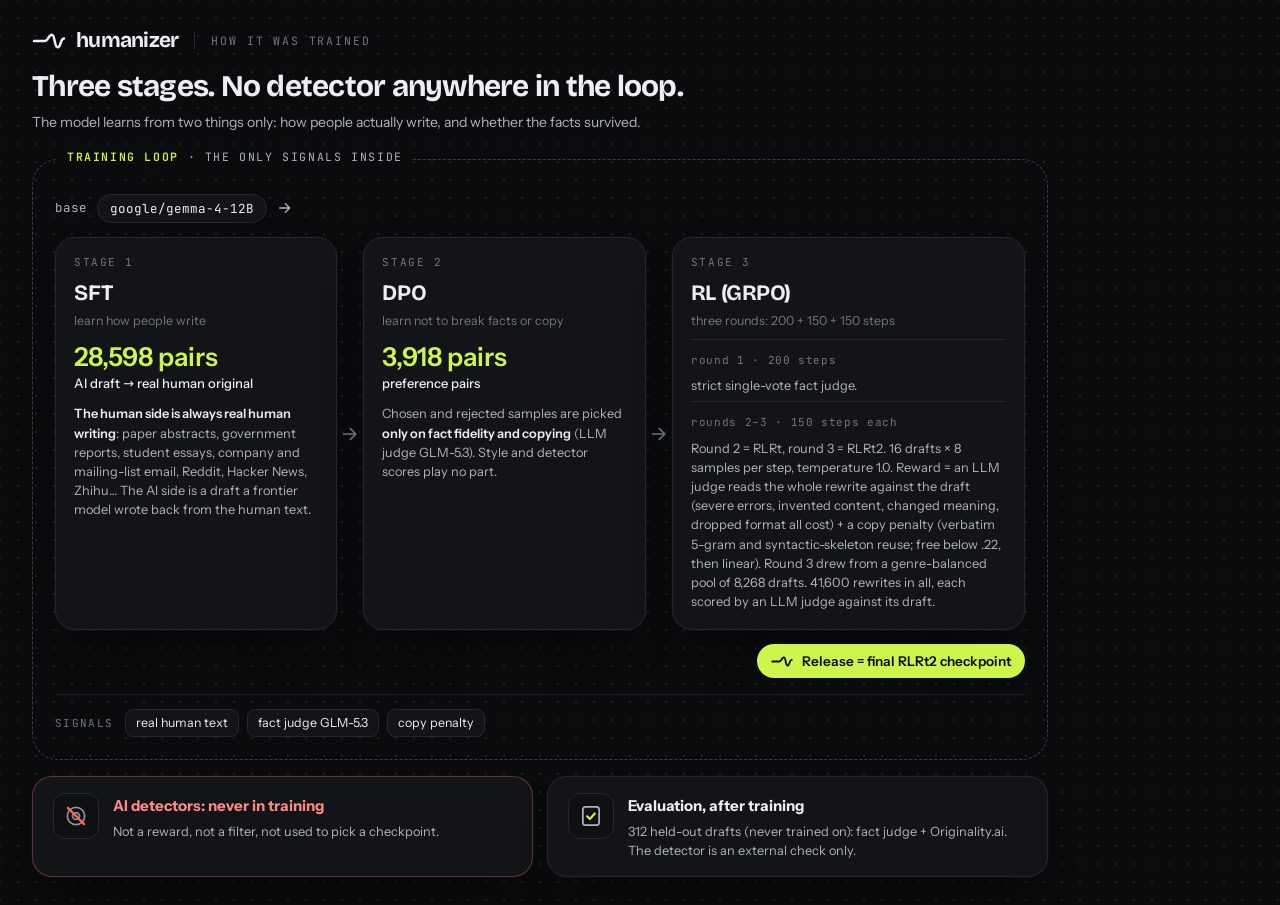
<file: assets/src/training.html>
<!doctype html>
<html>
<head>
<meta charset="utf-8">
<title>humanizer · training pipeline</title>
<link rel="stylesheet" href="base.css">
<link rel="stylesheet" href="chart.css">
<script>addEventListener("error",e=>window.__err=e.message);addEventListener("unhandledrejection",e=>window.__err=String(e.reason))</script>
<style>
  .loop { position: relative; margin-top: 26px; border: 1.5px dashed #3A4049; border-radius: 26px; padding: 34px 22px 22px; }
  .loop > .tag { position: absolute; top: -12px; left: 24px; background: var(--bg); padding: 0 10px; font-family: var(--f-mono); font-size: 11.5px; letter-spacing: .14em; text-transform: uppercase; color: var(--ink-2); }
  .loop > .tag b { color: var(--lime); font-weight: 600; }
  .base { display: inline-flex; align-items: center; gap: 10px; margin-bottom: 14px; font-family: var(--f-mono); font-size: 12.5px; color: var(--ink-2); }
  .base span { border: 1px solid var(--line); background: var(--sheet); border-radius: 999px; padding: 5px 12px 4px; color: var(--ink); }
  .flow { display: grid; grid-template-columns: 1fr 26px 1fr 26px 1.25fr; align-items: stretch; }
  .arr { display: grid; place-items: center; color: var(--ink-3); }
  .arr svg { width: 20px; height: 20px; }
  .st { padding: 16px 18px 18px; display: flex; flex-direction: column; }
  .st .n { font-family: var(--f-mono); font-size: 11px; letter-spacing: .14em; color: var(--ink-3); text-transform: uppercase; }
  .st h3 { margin: 6px 0 2px; font-family: var(--f-display); font-size: 22px; font-weight: 700; letter-spacing: -.02em; }
  :root[lang="zh-CN"] .st h3 { font-family: var(--f-ui); font-weight: 600; letter-spacing: 0; font-size: 20px; }
  .st .what { color: var(--ink-3); font-size: 12.5px; }
  .st .big { margin: 12px 0 8px; font-size: 26px; font-weight: 600; letter-spacing: -.015em; color: var(--lime); line-height: 1.1; }
  .st .big small { display: block; font-size: 13px; font-weight: 500; color: var(--ink); letter-spacing: 0; margin-top: 5px; }
  .st p { margin: 6px 0 0; font-size: 12.8px; line-height: 1.5; color: var(--ink-2); }
  .st p b { color: var(--ink); font-weight: 600; }
  .sub2 { margin-top: 8px; border-top: 1px solid var(--line); padding-top: 8px; }
  .sub2 + .sub2 { margin-top: 6px; }
  .sub2 .k { font-family: var(--f-mono); font-size: 11px; color: var(--ink-3); letter-spacing: .06em; }
  .rel { display: flex; justify-content: flex-end; margin-top: 14px; }
  .rel span { display: inline-flex; align-items: center; gap: 9px; background: var(--lime); color: var(--lime-ink); border-radius: 999px; padding: 7px 14px 6px; font-weight: 600; font-size: 13.5px; }
  .rel span svg { width: 22px; height: 13px; }
  .sig { display: flex; gap: 8px; flex-wrap: wrap; margin-top: 16px; padding-top: 14px; border-top: 1px solid var(--line-2); align-items: center; }
  .sig .k { font-family: var(--f-mono); font-size: 11px; letter-spacing: .12em; text-transform: uppercase; color: var(--ink-3); margin-right: 4px; }
  .sig span.c { font-size: 12.5px; color: var(--ink); border: 1px solid var(--line); background: var(--sheet); border-radius: 8px; padding: 4px 10px; }
  .below { display: grid; grid-template-columns: 1fr 1fr; gap: 14px; margin-top: 16px; }
  .box { padding: 16px 20px; display: grid; grid-template-columns: 46px 1fr; gap: 14px; align-items: start; }
  .box .ic { width: 46px; height: 46px; border-radius: 12px; display: grid; place-items: center; background: var(--sunk); border: 1px solid var(--line); }
  .box .ic svg { width: 26px; height: 26px; }
  .box h4 { margin: 2px 0 4px; font-size: 15px; }
  .box p { margin: 0; font-size: 12.8px; line-height: 1.5; color: var(--ink-2); }
  .box.no { border-color: rgba(255, 97, 89, .35); }
  .box.no h4 { color: #FF8A84; }
</style>
</head>
<body>
<main id="m"></main>
<script type="module">
import { lang, markSvg, esc, done } from './common.js';
const zh = lang === 'zh';
// 数字全部来自 humantune/.cache/tmp/rlrt2pub/FACTS.md「Training」一节(RLRt2 发布,2026-10-02)。
const T = zh ? {
  eye: '怎么训的', h: '三段训练，检测器从不进训练环',
  sub: '模型只从两样东西里学：真人怎么写，以及事实有没有保住。',
  tag: '<b>训练环</b> · 里面只有这些信号', base: '底座', from: 'google/gemma-4-12B',
  s1n: '第 1 段', s1: '监督微调 SFT', s1w: '学“人是怎么写的”', s1b: '28,598 对', s1bs: 'AI 草稿 → 真人原文',
  s1p: '<b>人写一侧全是真人文本</b>：论文摘要、政府报告、学生作文、公司/邮件列表邮件、Reddit、Hacker News、知乎等。AI 一侧是前沿模型从真人原文反写出的草稿。',
  s2n: '第 2 段', s2: '偏好优化 DPO', s2w: '学“别改错、别照抄”', s2b: '3,918 对', s2bs: '偏好对',
  s2p: '只按<b>事实忠实度</b>和<b>照抄程度</b>挑选好坏样本（LLM 判官 GLM-5.3）。风格和检测分数都不参与挑选。',
  s3n: '第 3 段', s3: '强化学习 GRPO', s3w: '三轮：200 + 150 + 150 步', s3a: '第 1 轮 · 200 步', s3ap: '单票从严的事实判官。',
  s3b: '第 2、3 轮 · 各 150 步', s3bp: '第 2 轮 = RLRt，第 3 轮 = RLRt2。每步 16 篇草稿 × 8 发，采样温度 1.0。奖励 = LLM 判官通读核对事实（严重错 / 编造 / 改义 / 丢格式扣分）+ 照抄惩罚（5-gram 原词与句法骨架复用，.22 以下不罚，之后线性加重）。第 3 轮的草稿来自按体裁配平的 8,268 篇题库。RL 共生成 41,600 篇改写，每篇都由 LLM 判官对照草稿打分。',
  rel: '发布版本 = RLRt2 终版',
  sigk: '信号', sig: ['真人文本', '事实判官 GLM-5.3', '照抄惩罚'],
  nh: 'AI 检测器：从不进入训练', np: '不当奖励、不当过滤条件、不用来挑检查点。',
  eh: '训练结束后才评测', ep: '312 篇自建草稿（未参与训练）：事实判官 + Originality.ai。检测器只做外部核对。',
} : {
  eye: 'How it was trained', h: 'Three stages. No detector anywhere in the loop.',
  sub: 'The model learns from two things only: how people actually write, and whether the facts survived.',
  tag: '<b>Training loop</b> · the only signals inside', base: 'base', from: 'google/gemma-4-12B',
  s1n: 'Stage 1', s1: 'SFT', s1w: 'learn how people write', s1b: '28,598 pairs', s1bs: 'AI draft → real human original',
  s1p: '<b>The human side is always real human writing</b>: paper abstracts, government reports, student essays, company and mailing-list email, Reddit, Hacker News, Zhihu… The AI side is a draft a frontier model wrote back from the human text.',
  s2n: 'Stage 2', s2: 'DPO', s2w: 'learn not to break facts or copy', s2b: '3,918 pairs', s2bs: 'preference pairs',
  s2p: 'Chosen and rejected samples are picked <b>only on fact fidelity and copying</b> (LLM judge GLM-5.3). Style and detector scores play no part.',
  s3n: 'Stage 3', s3: 'RL (GRPO)', s3w: 'three rounds: 200 + 150 + 150 steps', s3a: 'round 1 · 200 steps', s3ap: 'strict single-vote fact judge.',
  s3b: 'rounds 2–3 · 150 steps each', s3bp: 'Round 2 = RLRt, round 3 = RLRt2. 16 drafts × 8 samples per step, temperature 1.0. Reward = an LLM judge reads the whole rewrite against the draft (severe errors, invented content, changed meaning, dropped format all cost) + a copy penalty (verbatim 5-gram and syntactic-skeleton reuse; free below .22, then linear). Round 3 drew from a genre-balanced pool of 8,268 drafts. 41,600 rewrites in all, each scored by an LLM judge against its draft.',
  rel: 'Release = final RLRt2 checkpoint',
  sigk: 'signals', sig: ['real human text', 'fact judge GLM-5.3', 'copy penalty'],
  nh: 'AI detectors: never in training', np: 'Not a reward, not a filter, not used to pick a checkpoint.',
  eh: 'Evaluation, after training', ep: '312 held-out drafts (never trained on): fact judge + Originality.ai. The detector is an external check only.',
};
const arrow = '<svg viewBox="0 0 24 24"><path d="M4 12h14M12.5 5.5 19 12l-6.5 6.5" fill="none" stroke="currentColor" stroke-width="2" stroke-linecap="round" stroke-linejoin="round"/></svg>';
const noDet = '<svg viewBox="0 0 24 24"><circle cx="12" cy="12" r="8" fill="none" stroke="#8A919C" stroke-width="1.6"/><circle cx="12" cy="12" r="3.2" fill="none" stroke="#8A919C" stroke-width="1.6"/><path d="M4.5 4.5 19.5 19.5" stroke="#FF6159" stroke-width="2.2" stroke-linecap="round"/></svg>';
const evalIc = '<svg viewBox="0 0 24 24"><rect x="4.5" y="3.5" width="15" height="17" rx="2.5" fill="none" stroke="#AEB4BD" stroke-width="1.6"/><path d="m8.5 12.3 2.4 2.4 4.6-5" fill="none" stroke="#CDF54B" stroke-width="2" stroke-linecap="round" stroke-linejoin="round"/></svg>';
document.getElementById('m').innerHTML = `
  <header class="hd"><span class="brand">${markSvg()}<b>humanizer</b></span><span class="eyebrow">${esc(T.eye)}</span></header>
  <h2>${esc(T.h)}</h2><p class="sub">${esc(T.sub)}</p>
  <div class="loop"><span class="tag">${T.tag}</span>
    <div class="base">${esc(T.base)} <span>${esc(T.from)}</span> ${arrow.replace('<svg', '<svg style="width:16px;height:16px"')}</div>
    <div class="flow">
      <section class="st sheet"><span class="n">${T.s1n}</span><h3>${T.s1}</h3><span class="what">${T.s1w}</span><div class="big">${T.s1b}<small>${T.s1bs}</small></div><p>${T.s1p}</p></section>
      <div class="arr">${arrow}</div>
      <section class="st sheet"><span class="n">${T.s2n}</span><h3>${T.s2}</h3><span class="what">${T.s2w}</span><div class="big">${T.s2b}<small>${T.s2bs}</small></div><p>${T.s2p}</p></section>
      <div class="arr">${arrow}</div>
      <section class="st sheet"><span class="n">${T.s3n}</span><h3>${T.s3}</h3><span class="what">${T.s3w}</span>
        <div class="sub2"><span class="k">${T.s3a}</span><p>${T.s3ap}</p></div>
        <div class="sub2"><span class="k">${T.s3b}</span><p>${T.s3bp}</p></div></section>
    </div>
    <div class="rel"><span>${markSvg(3.4)}${T.rel}</span></div>
    <div class="sig"><span class="k">${T.sigk}</span>${T.sig.map((x) => `<span class="c">${x}</span>`).join('')}</div>
  </div>
  <div class="below">
    <section class="box sheet no"><span class="ic">${noDet}</span><div><h4>${T.nh}</h4><p>${T.np}</p></div></section>
    <section class="box sheet"><span class="ic">${evalIc}</span><div><h4>${T.eh}</h4><p>${T.ep}</p></div></section>
  </div>`;
await done();
</script>
</body>
</html>
</file>
<file: assets/src/base.css>
/* humanizer README 配图的公共样式。和 App(app/web/css/app.css)同一套:墨黑台面 + 点阵 + 荧光青柠绿。
 * 字体直接引用 App 自带的 woff2(拉丁子集),中文回落到系统黑体。
 * 这些页面由 render.sh 起一个本地 http 服务后用无头 Chrome 截图,不要直接用 file:// 打开(ES module 会被拦)。 */

@font-face { font-family: "Instrument Sans"; src: url("../../app/web/fonts/InstrumentSans-Variable.woff2") format("woff2"); font-weight: 400 700; }
@font-face { font-family: "Bricolage Grotesque"; src: url("../../app/web/fonts/BricolageGrotesque-Variable.woff2") format("woff2"); font-weight: 200 800; }
@font-face { font-family: "JetBrains Mono"; src: url("../../app/web/fonts/JetBrainsMono-Variable.woff2") format("woff2"); font-weight: 100 800; }

:root {
  --cjk: "PingFang SC", "Hiragino Sans GB", "Microsoft YaHei", "Noto Sans CJK SC", "Source Han Sans SC";
  --f-ui: "Instrument Sans", var(--cjk), system-ui, sans-serif;
  --f-display: "Bricolage Grotesque", "Instrument Sans", var(--cjk), system-ui, sans-serif;
  --f-mono: "JetBrains Mono", ui-monospace, Menlo, var(--cjk), monospace;

  --bg: #0A0B0D;
  --dot: #1E2126;
  --sheet: #121418;
  --sheet-2: #171A1E;
  --sunk: #0E1013;
  --ink: #ECEEF1;
  --ink-2: #AEB4BD;
  --ink-3: #6F7682;
  --ink-4: #454B54;
  --line: #24282E;
  --line-2: #1C1F24;
  --lime: #CDF54B;
  --lime-ink: #0A0B0D;
  --hl: rgba(205, 245, 75, .17);
  --hl-ink: #F1FFC6;
  --hl-edge: rgba(205, 245, 75, .55);
  --del: #FF6159;
  --ok: #3DD68C;
  --grid: #1F2328;
  color-scheme: dark;
}

* { box-sizing: border-box; }
html, body { margin: 0; }
body {
  background-color: var(--bg);
  background-image: radial-gradient(var(--dot) 1.1px, transparent 1.4px);
  background-size: 18px 18px;
  background-position: -9px -9px;
  color: var(--ink);
  font: 15px/1.5 var(--f-ui);
  -webkit-font-smoothing: antialiased;
  text-rendering: optimizeLegibility;
}
.mono { font-family: var(--f-mono); font-variant-numeric: tabular-nums; }
.eyebrow { font-family: var(--f-mono); font-size: 11.5px; letter-spacing: .16em; text-transform: uppercase; color: var(--ink-3); }
.sheet { background: var(--sheet); border: 1px solid var(--line); border-radius: 20px; box-shadow: 0 0 0 1px rgba(255,255,255,.02), 0 24px 48px -28px rgba(0,0,0,.9); }

/* 荧光笔(新写的)和删除线(被改掉的),与 App 一致 */
.ins {
  background: var(--hl); color: var(--hl-ink); border-radius: .3em .14em .34em .16em;
  padding: .05em .14em; margin: 0 -.14em; box-shadow: inset 0 -2px 0 var(--hl-edge);
  -webkit-box-decoration-break: clone; box-decoration-break: clone;
}
.del { color: var(--ink-3); text-decoration: line-through; text-decoration-color: var(--del); text-decoration-thickness: 1.5px; }

.brand { display: inline-flex; align-items: center; gap: 10px; }
.brand svg { width: 34px; height: 20px; color: var(--ink); }
.brand b { font-family: var(--f-display); font-weight: 700; font-size: 21px; letter-spacing: -.035em; line-height: 1; }
.brand i { font-style: normal; font-family: var(--f-mono); font-size: 10.5px; letter-spacing: .14em; color: var(--ink-3); padding-left: 12px; margin-left: 2px; border-left: 1px solid var(--line); line-height: 16px; }
</file>
<file: assets/src/chart.css>
/* 结果图公共样式:细横条、发丝网格、只有"本版"用青柠绿,其余中性灰。 */
main { width: 1080px; padding: 30px 32px 28px; }
.hd { display: flex; align-items: center; gap: 16px; margin-bottom: 18px; }
.hd .eyebrow { padding-left: 16px; border-left: 1px solid var(--line); }
h2 { margin: 0; font-family: var(--f-display); font-weight: 700; font-size: 30px; letter-spacing: -.025em; line-height: 1.15; }
:root[lang="zh-CN"] h2 { font-family: var(--f-ui); font-weight: 600; letter-spacing: 0; }
.sub { margin: 8px 0 20px; color: var(--ink-2); font-size: 14px; }
.panel { padding: 18px 22px 14px; margin-bottom: 14px; }
.ptitle { font-weight: 600; font-size: 15px; margin-bottom: 12px; display: flex; flex-wrap: wrap; align-items: baseline; gap: 4px 12px; }
.pnote { font-weight: 400; color: var(--ink-3); font-size: 12.5px; }
.plot { --name: 330px; --val: 190px; --gap: 18px; position: relative; }
.plot .gl { position: absolute; top: 0; bottom: 0; left: calc(var(--name) + var(--gap)); right: calc(var(--val) + var(--gap)); pointer-events: none; }
.plot .gl i { position: absolute; top: 0; bottom: 0; width: 1px; background: var(--grid); }
.row { position: relative; display: grid; grid-template-columns: var(--name) 1fr var(--val); gap: var(--gap); align-items: center; min-height: 52px; }
.row.small { min-height: 34px; }
.row .nm { color: var(--ink-2); font-size: 14px; line-height: 1.3; display: flex; align-items: center; gap: 8px; }
.row.me .nm { color: var(--ink); font-weight: 600; }
.row .nm .dot { width: 8px; height: 8px; border-radius: 50%; background: var(--ink-4); flex: none; }
.row.me .nm .dot { background: var(--lime); }
.row .tr { position: relative; height: 16px; }
.row.small .tr { height: 12px; }
.row .bar { position: absolute; left: 0; top: 0; bottom: 0; border-radius: 0 4px 4px 0; background: #5B626C; }
.row.me .bar { background: var(--lime); }
.row.base .bar { background: #3A3F47; }
.row.flag .bar { background: #8A919C; }
.row .zero { position: absolute; left: 0; top: -3px; bottom: -3px; width: 2px; background: var(--ink-3); }
.row .val { display: flex; flex-direction: column; line-height: 1.15; }
.row .val b { font-family: var(--f-ui); font-weight: 600; font-size: 21px; letter-spacing: -.01em; }
.row.me .val b { color: var(--lime); }
.row.small .val { flex-direction: row; align-items: baseline; gap: 8px; }
.row.small .val b { font-size: 14.5px; font-variant-numeric: tabular-nums; }
.row .val small { font-family: var(--f-mono); font-size: 11px; color: var(--ink-3); margin-top: 3px; }
.axis { display: grid; grid-template-columns: var(--name) 1fr var(--val); gap: var(--gap); margin-top: 4px; height: 18px; }
.axis .ticks { position: relative; }
.axis .ticks span { position: absolute; transform: translateX(-50%); font-family: var(--f-mono); font-size: 10.5px; color: var(--ink-3); font-variant-numeric: tabular-nums; }
.axis .ticks span:first-child { transform: none; }
.axis .ticks span:last-child { transform: translateX(-100%); }
.axis .cap { font-family: var(--f-mono); font-size: 10.5px; color: var(--ink-3); letter-spacing: .06em; }
.foot { margin: 6px 2px 0; color: var(--ink-3); font-size: 12.5px; line-height: 1.5; }
.tiles { display: grid; grid-template-columns: 1fr 1fr; gap: 14px; }
.tile { padding: 16px 20px; }
.tile .k { font-size: 13.5px; color: var(--ink-2); margin-bottom: 8px; }
.tile .v { display: flex; align-items: baseline; gap: 14px; flex-wrap: wrap; }
.tile .v b { font-family: var(--f-ui); font-size: 30px; font-weight: 600; letter-spacing: -.02em; color: var(--lime); }
.tile .v span { font-size: 14px; color: var(--ink-2); }
.tile .v span em { font-style: normal; font-family: var(--f-ui); font-weight: 600; font-size: 20px; color: var(--ink); margin-right: 4px; }
.tile .n { margin-top: 6px; font-size: 12px; color: var(--ink-3); line-height: 1.45; }
</file>
